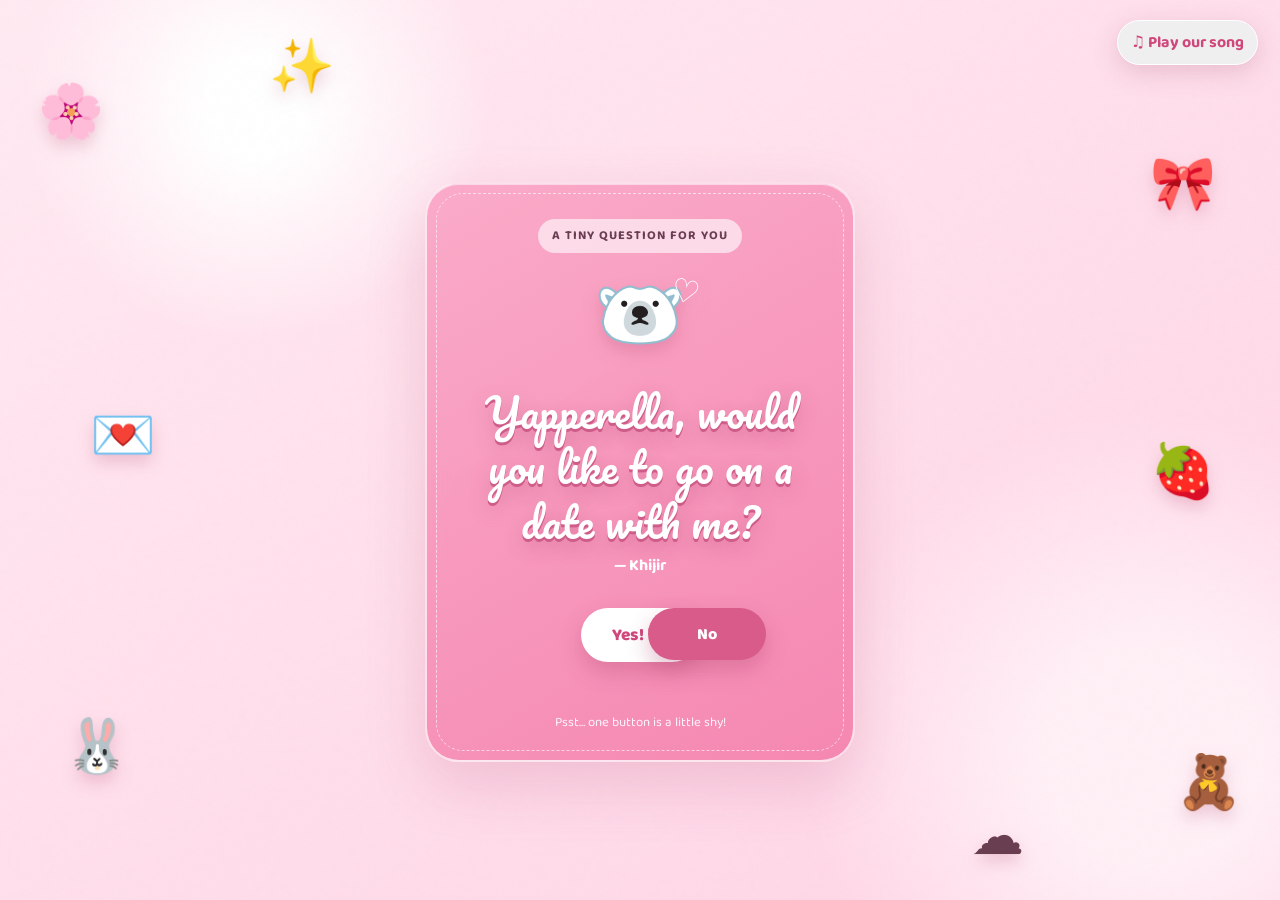
<file: index.html>
<!doctype html>
<html lang="en">
<head>
  <meta charset="UTF-8">
  <meta name="viewport" content="width=device-width,initial-scale=1,viewport-fit=cover">
  <meta name="theme-color" content="#ffd9e8">
  <meta name="description" content="A sweet little invitation for Mayabi.">
  <title>Wanna Date? ♡</title>
  <link rel="preconnect" href="https://fonts.googleapis.com">
  <link rel="preconnect" href="https://fonts.gstatic.com" crossorigin>
  <link href="https://fonts.googleapis.com/css2?family=Baloo+2:wght@500;600;700&family=Pacifico&display=swap" rel="stylesheet">
  <link rel="stylesheet" href="assets/style.css">
</head>
<body class="invitation-page">
  <div class="grain"></div>
  <div class="sticker-field" aria-hidden="true">
    <span class="sticker s1">🌸</span><span class="sticker s2">🎀</span>
    <span class="sticker s3">🐰</span><span class="sticker s4">🧸</span>
    <span class="sticker s5">💌</span><span class="sticker s6">🍓</span>
    <span class="sticker s7">✨</span><span class="sticker s8">☁️</span>
  </div>

  <button class="music-pill" id="musicToggle" aria-label="Play music">♫ <span>Play our song</span></button>
  <audio id="bgMusic" loop preload="none"><source src="assets/our-song.mp3" type="audio/mpeg"></audio>

  <main class="screen-shell">
    <section class="invite-card" aria-labelledby="question">
      <div class="mini-label">A tiny question for you</div>
      <div class="mascot" aria-hidden="true">🐻‍❄️<span>♡</span></div>
      <h1 id="question"><span data-invitee>Mayabi</span>, would you like to go on a date with me?</h1>
      <p class="signature">— <span data-inviter>Hasib</span></p>
      <div class="button-zone" id="buttonZone">
        <a class="choice-btn yes-btn" href="date.html">Yes! 💗</a>
        <button class="choice-btn no-btn" id="noBtn" type="button">No</button>
      </div>
      <p class="hint">Psst… one button is a little shy!</p>
    </section>
  </main>
  <div id="pleaLayer" class="plea-layer" aria-live="polite"></div>
  <script src="assets/config.js"></script>
  <script src="assets/invitation.js"></script>
</body>
</html>
</file>
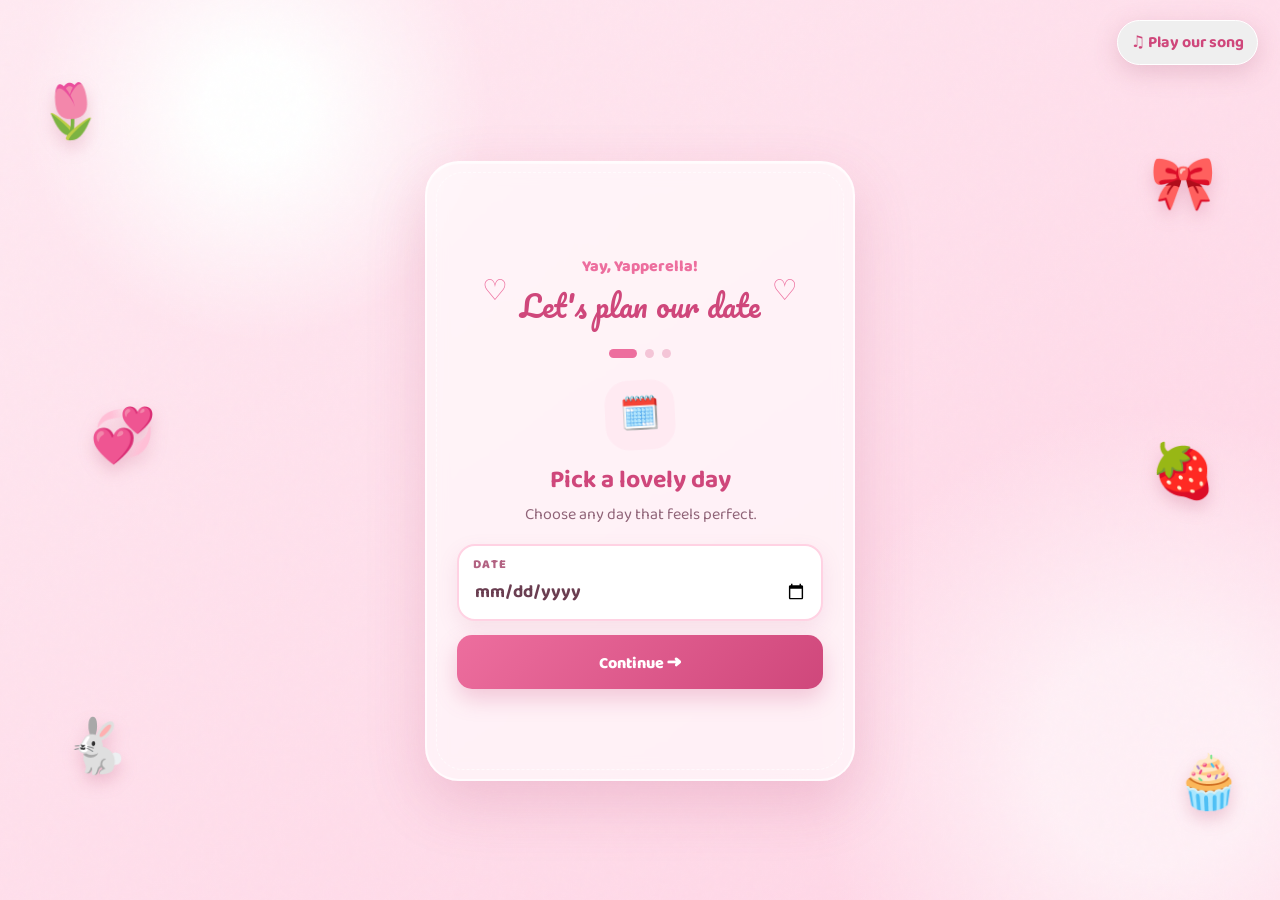
<file: date.html>
<!doctype html>
<html lang="en">
<head>
  <meta charset="UTF-8">
  <meta name="viewport" content="width=device-width,initial-scale=1,viewport-fit=cover">
  <meta name="theme-color" content="#ffd9e8">
  <title>Plan Our Date ♡</title>
  <link rel="preconnect" href="https://fonts.googleapis.com">
  <link rel="preconnect" href="https://fonts.gstatic.com" crossorigin>
  <link href="https://fonts.googleapis.com/css2?family=Baloo+2:wght@500;600;700&family=Pacifico&display=swap" rel="stylesheet">
  <link rel="stylesheet" href="assets/style.css">
</head>
<body class="planner-page">
  <div class="grain"></div>
  <div class="sticker-field" aria-hidden="true">
    <span class="sticker s1">🌷</span><span class="sticker s2">🎀</span>
    <span class="sticker s3">🐇</span><span class="sticker s4">🧁</span>
    <span class="sticker s5">💞</span><span class="sticker s6">🍓</span>
  </div>
  <button class="music-pill" id="musicToggle" aria-label="Play music">♫ <span>Play our song</span></button>
  <audio id="bgMusic" loop preload="none"><source src="assets/our-song.mp3" type="audio/mpeg"></audio>

  <main class="planner-shell">
    <section class="planner-card">
      <header class="planner-header">
        <span class="tiny-heart">♡</span>
        <div><p>Yay, <span data-invitee>Mayabi</span>!</p><h1>Let's plan our date</h1></div>
        <span class="tiny-heart">♡</span>
      </header>
      <div class="progress-dots" aria-label="Planning progress">
        <span class="active"></span><span></span><span></span>
      </div>

      <form id="dateForm">
        <section class="form-step active" data-step="0">
          <div class="step-icon">🗓️</div>
          <h2>Pick a lovely day</h2>
          <p>Choose any day that feels perfect.</p>
          <label class="pretty-input calendar-input">
            <span>Date</span><input id="dateInput" name="date" type="date" required>
          </label>
          <button class="next-btn" type="button" data-next>Continue <span>→</span></button>
        </section>

        <section class="form-step" data-step="1">
          <div class="step-icon">📍</div>
          <h2>Where should we go?</h2>
          <p>Pick the city for our little adventure.</p>

         <div class="place-grid" id="placeGrid"></div>

          <div class="step-actions"><button class="back-btn" type="button" data-back>Back</button><button class="next-btn" type="button" data-next>Continue <span>→</span></button></div>
        </section>

        <section class="form-step" data-step="2">
          <div class="step-icon">⏰</div>
          <h2>What time works for you?</h2>
          <p>Pick the sweetest time for our plan.</p>
          <label class="pretty-input time-input"><span>Time</span><input id="timeInput" name="time" type="time" required></label>
          <div class="summary" id="summary"></div>
          <div class="step-actions"><button class="back-btn" type="button" data-back>Back</button><button class="final-btn" type="submit">Finalise Date 💗</button></div>
          <p class="form-status" id="formStatus" aria-live="polite"></p>
        </section>
      </form>
    </section>
  </main>

  <section class="success-screen" id="successScreen" aria-hidden="true">
    <div class="success-card"><div class="success-bear">🐻‍❄️💗</div><p>It’s a date!</p><h2>Congratulations!</h2><div id="finalDetails"></div><small>Can’t wait to see you, <span data-invitee>Mayabi</span>.<br>— <span data-inviter>Hasib</span></small></div>
    <div id="kissRain" aria-hidden="true"></div>
  </section>
  <script src="assets/config.js"></script>
  <script src="assets/planner.js"></script>
</body>
</html>
</file>
<file: assets/style.css>
:root{--pink-0:#fff8fb;--pink-1:#ffeaf2;--pink-2:#ffd4e5;--pink-3:#f9a9c8;--pink-4:#ed6e9e;--pink-5:#cf477b;--ink:#6a3e51;--white:#fff;--shadow:0 22px 60px rgba(180,72,116,.2)}
*{box-sizing:border-box}html,body{margin:0;min-height:100%;font-family:"Baloo 2",system-ui,sans-serif;color:var(--ink)}body{min-height:100svh;overflow-x:hidden;background:radial-gradient(circle at 20% 12%,#fff 0 4%,transparent 18%),radial-gradient(circle at 90% 84%,#fff0f6 0 8%,transparent 25%),linear-gradient(145deg,var(--pink-1),var(--pink-2));position:relative}
button,input{font:inherit}.grain{position:fixed;inset:0;pointer-events:none;opacity:.28;background-image:url("data:image/svg+xml,%3Csvg viewBox='0 0 140 140' xmlns='http://www.w3.org/2000/svg'%3E%3Cfilter id='n'%3E%3CfeTurbulence type='fractalNoise' baseFrequency='.9' numOctaves='2' stitchTiles='stitch'/%3E%3C/filter%3E%3Crect width='100%25' height='100%25' filter='url(%23n)' opacity='.08'/%3E%3C/svg%3E")}
.screen-shell,.planner-shell{min-height:100svh;display:grid;place-items:center;padding:max(72px,env(safe-area-inset-top)) 18px max(28px,env(safe-area-inset-bottom));position:relative;z-index:2}.invite-card,.planner-card{width:min(100%,430px);background:linear-gradient(150deg,rgba(250,166,198,.94),rgba(244,130,173,.94));border:2px solid rgba(255,255,255,.72);border-radius:34px;box-shadow:var(--shadow),inset 0 1px 0 #fff8;padding:30px 22px 24px;text-align:center;position:relative;backdrop-filter:blur(10px)}
.invite-card:before,.planner-card:before{content:"";position:absolute;inset:9px;border:1px dashed #fff9;border-radius:27px;pointer-events:none}.mini-label{display:inline-flex;padding:7px 14px;background:#fff9;border-radius:999px;font-size:.78rem;font-weight:700;letter-spacing:.08em;text-transform:uppercase}.mascot{font-size:4.6rem;filter:drop-shadow(0 8px 8px #b5487040);margin:8px 0 2px;animation:bob 3s ease-in-out infinite;position:relative}.mascot span{font:2rem "Pacifico";position:absolute;color:#fff;transform:rotate(13deg);margin-left:-14px}.invite-card h1{font-family:"Pacifico",cursive;color:#fff;font-size:clamp(1.85rem,7vw,2.55rem);line-height:1.35;font-weight:400;text-shadow:0 3px 0 #cf5d89,0 7px 20px #a6396550;margin:5px auto 4px;max-width:370px}.signature{color:#fff;font-weight:700;margin:4px 0 18px}.button-zone{height:116px;position:relative;display:flex;align-items:flex-start;justify-content:center;gap:14px;padding-top:12px}.choice-btn{border:0;border-radius:999px;min-width:118px;min-height:52px;padding:13px 24px;font-weight:800;text-decoration:none;display:inline-grid;place-items:center;cursor:pointer;box-shadow:0 10px 22px #a93b6650;transition:transform .22s,box-shadow .22s;touch-action:manipulation}.yes-btn{background:#fff;color:var(--pink-5);font-size:1.08rem}.yes-btn:active{transform:scale(.96)}.no-btn{background:#d85b89;color:#fff;position:absolute;left:calc(50% + 8px);top:12px;transition:left .25s cubic-bezier(.2,.9,.3,1.2),top .25s cubic-bezier(.2,.9,.3,1.2),transform .2s}.hint{font-size:.82rem;color:#fff;margin:0;opacity:.9}.music-pill{position:fixed;z-index:20;top:max(14px,env(safe-area-inset-top));right:14px;border:1px solid #fff;background:#fffbd;color:var(--pink-5);border-radius:999px;padding:9px 13px;font-weight:700;box-shadow:0 7px 25px #a75b7740;backdrop-filter:blur(8px)}.music-pill.playing{background:var(--pink-5);color:#fff}.sticker{position:fixed;z-index:1;font-size:clamp(1.8rem,7vw,3.1rem);filter:drop-shadow(0 8px 8px #bc527840);animation:float 4s ease-in-out infinite;user-select:none}.s1{left:3%;top:8%}.s2{right:5%;top:16%;animation-delay:-1s}.s3{left:5%;bottom:12%;animation-delay:-2s}.s4{right:3%;bottom:8%;animation-delay:-.4s}.s5{left:7%;top:44%;animation-delay:-3s}.s6{right:5%;top:48%;animation-delay:-1.6s}.s7{left:21%;top:3%;animation-delay:-.8s}.s8{right:20%;bottom:2%;animation-delay:-2.2s}.plea-layer{position:fixed;inset:0;pointer-events:none;z-index:10}.plea-bubble{position:absolute;max-width:180px;background:#fff;color:var(--pink-5);border:2px solid #ffc5dc;border-radius:18px 18px 18px 4px;padding:10px 13px;font-weight:700;font-size:.86rem;box-shadow:0 10px 28px #a8396440;animation:pleaIn 3.3s ease forwards}
.planner-shell{padding-top:max(70px,env(safe-area-inset-top))}.planner-card{background:#fff9;padding:22px 18px 20px;min-height:min(620px,calc(100svh - 96px));display:flex;flex-direction:column;justify-content:center}.planner-header{display:flex;align-items:center;justify-content:center;gap:12px;position:relative;z-index:1}.planner-header p{margin:0;color:var(--pink-4);font-weight:800}.planner-header h1{font-family:"Pacifico";font-size:1.85rem;font-weight:400;color:var(--pink-5);margin:0}.tiny-heart{font-size:1.8rem;color:var(--pink-4);animation:pulse 1.5s infinite}.progress-dots{display:flex;gap:8px;justify-content:center;margin:18px 0}.progress-dots span{width:9px;height:9px;border-radius:50%;background:#f4c5d7;transition:.3s}.progress-dots span.active{width:28px;border-radius:20px;background:var(--pink-4)}#dateForm{position:relative;z-index:1}.form-step{display:none;animation:stepIn .45s ease}.form-step.active{display:block}.form-step.leaving{display:block;animation:stepOut .3s ease forwards}.step-icon{width:70px;height:70px;display:grid;place-items:center;margin:4px auto 10px;border-radius:24px;background:var(--pink-1);font-size:2rem;transform:rotate(-3deg)}.form-step h2{font-size:1.55rem;color:var(--pink-5);margin:7px 0 0}.form-step>p{margin:2px 0 17px;color:#906478}.pretty-input{display:block;text-align:left;background:#fff;border:2px solid #ffd2e3;border-radius:18px;padding:9px 14px;margin:14px auto;box-shadow:0 8px 20px #c35e8520}.pretty-input:focus-within{border-color:var(--pink-4);box-shadow:0 0 0 4px #f9a9c833}.pretty-input span{display:block;font-size:.78rem;text-transform:uppercase;font-weight:800;letter-spacing:.07em;color:#b26282}.pretty-input input{width:100%;border:0;outline:0;color:var(--ink);background:transparent;font-weight:700;font-size:1.12rem;min-height:35px}.next-btn,.final-btn,.back-btn{border:0;border-radius:15px;min-height:50px;padding:11px 18px;font-weight:800;cursor:pointer}.next-btn,.final-btn{width:100%;color:#fff;background:linear-gradient(135deg,var(--pink-4),var(--pink-5));box-shadow:0 10px 22px #ce4e7e42}.next-btn span{font-size:1.25rem}.back-btn{background:var(--pink-1);color:var(--pink-5);min-width:82px}.step-actions{display:flex;gap:10px}.step-actions .next-btn,.step-actions .final-btn{flex:1}.place-grid{display:grid;grid-template-columns:1fr 1fr;gap:10px;margin:14px 0 18px}.place-option input{position:absolute;opacity:0}.place-card{background:#fff;border:2px solid #ffd5e5;border-radius:19px;padding:17px 8px;display:flex;flex-direction:column;cursor:pointer;transition:.2s}.place-card b{font-size:1.8rem}.place-card strong{font-size:1.08rem;color:var(--pink-5)}.place-card small{color:#9b7180}.place-option input:checked+.place-card{background:#fff0f6;border-color:var(--pink-4);transform:translateY(-3px);box-shadow:0 8px 16px #d553842d}.summary{min-height:42px;color:#9b5a73;font-weight:700;margin:9px}.form-status{min-height:22px!important;margin:8px 0 0!important;color:#c13469!important;font-size:.85rem}.success-screen{position:fixed;inset:0;z-index:50;background:linear-gradient(145deg,#ffd7e7,#f6a8c6);display:grid;place-items:center;padding:20px;opacity:0;visibility:hidden;transition:.65s}.success-screen.show{opacity:1;visibility:visible}.success-card{position:relative;z-index:2;width:min(100%,390px);background:#fffd;border:2px solid #fff;border-radius:34px;padding:32px 20px;text-align:center;box-shadow:var(--shadow);transform:scale(.7) rotate(-3deg);transition:.65s cubic-bezier(.18,.89,.32,1.3)}.show .success-card{transform:scale(1) rotate(0)}.success-bear{font-size:4.5rem;animation:bob 2s infinite}.success-card p{color:var(--pink-4);font-weight:800;margin:7px 0 0}.success-card h2{font:2.5rem "Pacifico";color:var(--pink-5);margin:0}.success-card #finalDetails{background:var(--pink-1);border-radius:18px;padding:13px;margin:17px 0;font-weight:700}.success-card small{font-size:.93rem;color:#845466}#kissRain span{position:fixed;z-index:1;font-size:2rem;animation:kissFly 2.4s ease-in forwards}
@keyframes float{50%{transform:translateY(-13px) rotate(8deg)}}@keyframes bob{50%{transform:translateY(-7px) rotate(2deg)}}@keyframes pulse{50%{transform:scale(1.25)}}@keyframes pleaIn{0%{opacity:0;transform:translateY(16px) scale(.75) rotate(-4deg)}15%,70%{opacity:1;transform:translateY(0) scale(1) rotate(2deg)}100%{opacity:0;transform:translateY(-25px)}}@keyframes stepIn{from{opacity:0;transform:translateX(24px)}to{opacity:1;transform:none}}@keyframes stepOut{to{opacity:0;transform:translateX(-22px)}}@keyframes kissFly{0%{opacity:0;transform:translate(var(--x),var(--y)) scale(.4) rotate(0)}20%{opacity:1}100%{opacity:0;transform:translate(0,0) scale(1.4) rotate(var(--r))}}
@media(min-width:700px){.invite-card{padding:35px 30px 27px}.sticker{font-size:3.3rem}.planner-card{padding:28px 30px}.music-pill{top:20px;right:22px}}
@media(max-width:380px){.invite-card{padding:24px 16px 20px;border-radius:28px}.invite-card h1{font-size:1.7rem}.mascot{font-size:4rem}.choice-btn{min-width:105px}.planner-card{padding:18px 13px}.planner-header h1{font-size:1.55rem}.place-card{padding:13px 5px}.music-pill span{display:none}}
@media(prefers-reduced-motion:reduce){*,*:before,*:after{animation-duration:.01ms!important;animation-iteration-count:1!important;scroll-behavior:auto!important}}

/* Keep the celebration visible above the congratulations card. */
#kissRain{position:fixed;inset:0;z-index:3;pointer-events:none}
#kissRain span{z-index:4;filter:drop-shadow(0 3px 5px #a23c6660)}
</file>
